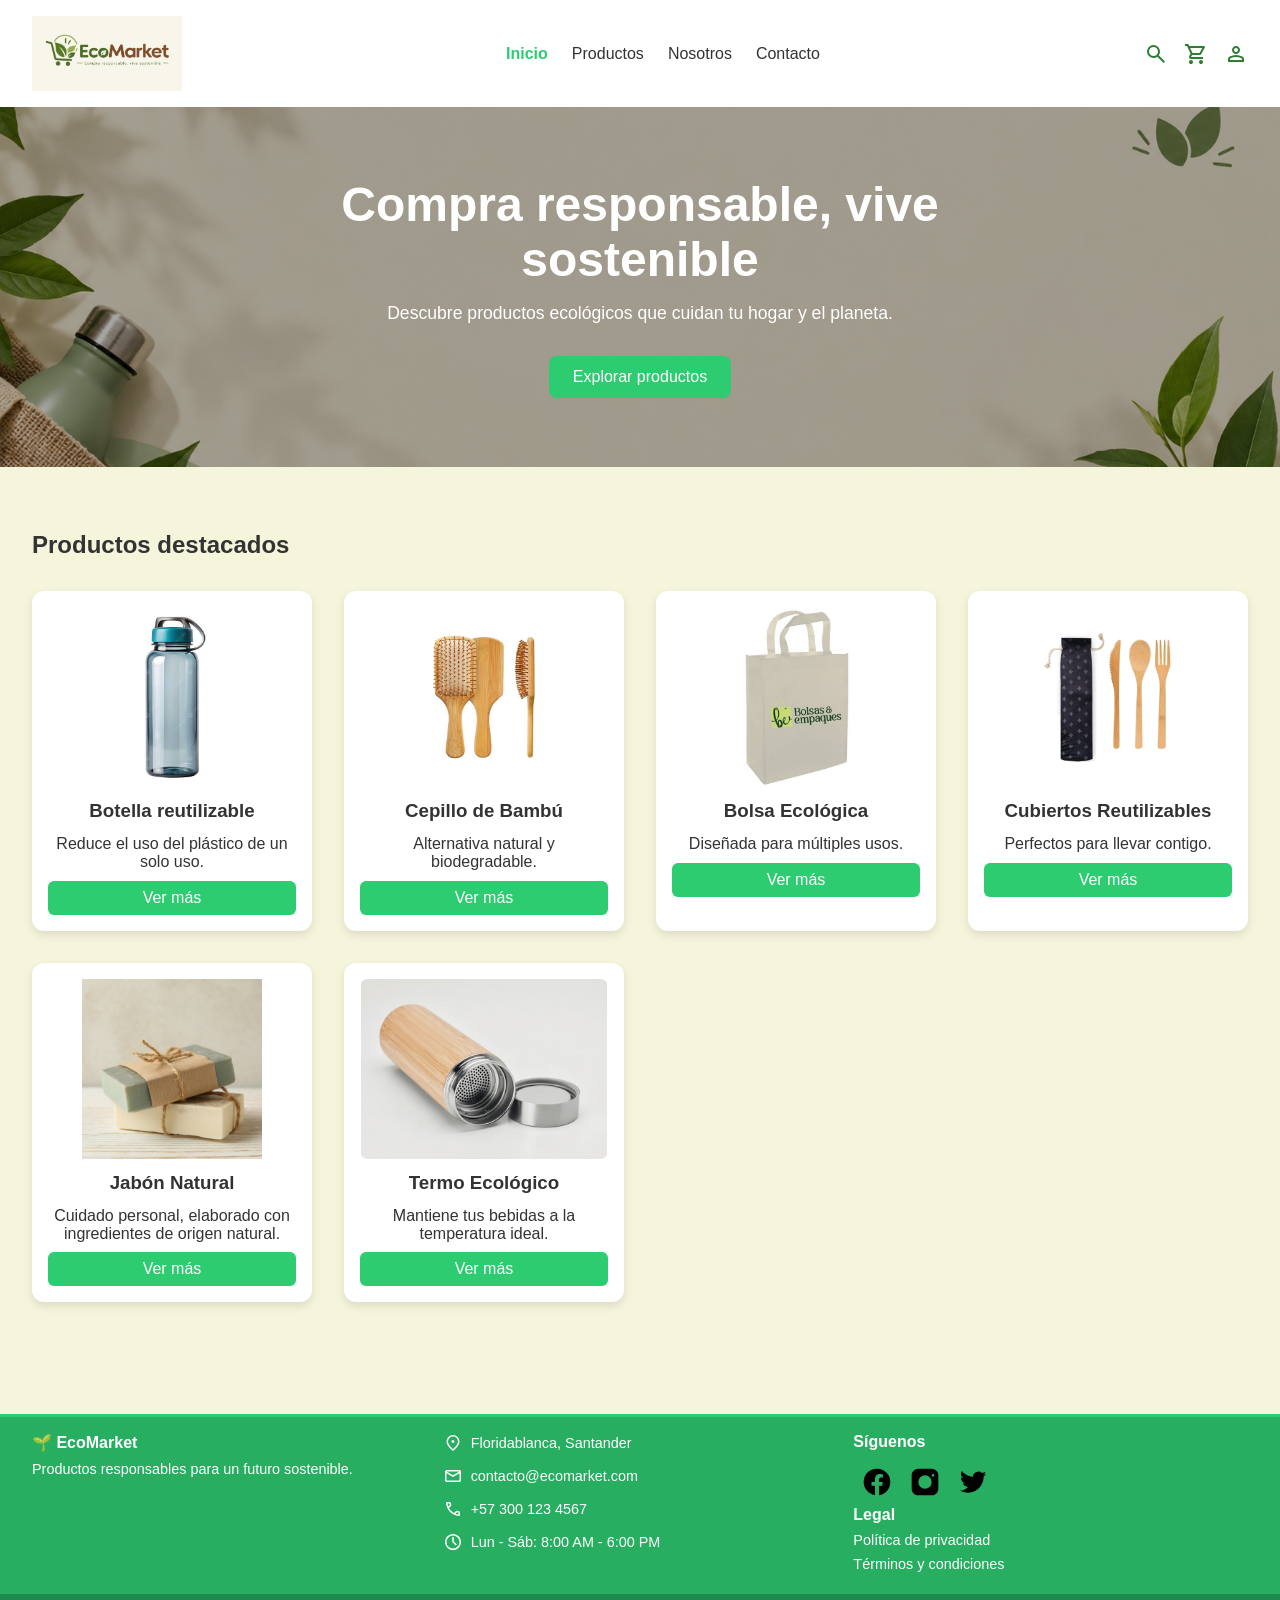
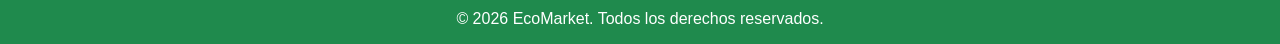
<file: index.html>
<!DOCTYPE html>
<html lang="es">

<head>
    <meta charset="UTF-8">
    <meta name="viewport" content="width=device-width, initial-scale=1.0">
    <link rel="stylesheet" href="css/main.css">
    <link rel="stylesheet" href="css/animations.css">
    <link rel="stylesheet" href="css/components.css">
    <link rel="stylesheet" href="css/layout.css">
    <link rel="icon" type="image/png" href="img/icons/logo.png">
    <title>Inicio | EcoMarket</title>
</head>

<body>
    <header class="header">
        <a href="index.html" class="logo">
            <img src="img/icons/logo.png" alt="Logo EcoMarket">
        </a>
        <nav>

            <ul class="nav-links">
                <li><a href="index.html" class="active-link">Inicio</a></li>
                <li><a href="views/productos.html">Productos</a></li>
                <li><a href="views/sobre-nosotros.html">Nosotros</a></li>
                <li><a href="views/contacto.html">Contacto</a></li>
            </ul>

        </nav>

        <div class="header-icons">

            <a href="#" class="nav-icon">
                <img src="img/icons/lupa.svg" alt="Buscar">
            </a>

            <a href="#" class="nav-icon">
                <img src="img/icons/carrito.svg" alt="Carrito">
            </a>

            <a href="#" class="nav-icon">
                <img src="img/icons/user.svg" alt="Usuario">
            </a>

        </div>
    </header>

    <section class="hero">

        <div class="hero-content">

            <h1>Compra responsable, vive sostenible</h1>
            <p>Descubre productos ecológicos que cuidan tu hogar y el planeta.</p>
            <a href="views/productos.html" class="btn">Explorar productos</a>

        </div>

    </section>

    <section class="featured-products">

        <h2>Productos destacados</h2>

        <div class="products-grid">

            <article class="product-card">

                <img src="img/products/botella_reutilizable.jpg" alt="Botella reutilizable">
                <h3>Botella reutilizable</h3>
                <p>Reduce el uso del plástico de un solo uso.</p>
                <a href="#" class="btn-card">Ver más</a>

            </article>

            <article class="product-card">

                <img src="img/products/cepillo_de_bambu.png" alt="Cepillo de Bambú">
                <h3>Cepillo de Bambú</h3>
                <p>Alternativa natural y biodegradable.</p>
                <a href="#" class="btn-card">Ver más</a>

            </article>

            <article class="product-card">
                <img src="img/products/bolsa_ecologica.jpg" alt="Bolsa ecológica">
                <h3>Bolsa Ecológica</h3>
                <p>Diseñada para múltiples usos.</p>
                <a href="#" class="btn-card">Ver más</a>
            </article>

            <article class="product-card">
                <img src="img/products/set_de_cubiertos.png" alt="Set de cubiertos">
                <h3>Cubiertos Reutilizables</h3>
                <p>Perfectos para llevar contigo.</p>
                <a href="#" class="btn-card">Ver más</a>
            </article>

            <article class="product-card">
                <img src="img/products/jabon_natural.png" alt="Jabón natural">
                <h3>Jabón Natural</h3>
                <p>Cuidado personal, elaborado con ingredientes de origen natural.</p>
                <a href="#" class="btn-card">Ver más</a>
            </article>

            <article class="product-card">
                <img src="img/products/termo_ecologico.png" alt="Termo ecológico">
                <h3>Termo Ecológico</h3>
                <p>Mantiene tus bebidas a la temperatura ideal.</p>
                <a href="#" class="btn-card">Ver más</a>
            </article>

        </div>

    </section>

    <footer class="footer">

        <div>
            <h3>🌱 EcoMarket</h3>
            <p>Productos responsables para un futuro sostenible.</p>
        </div>

        <div class="footer-info">
            <p>
                <img src="img/icons/location.svg" alt="Ubicación">
                Floridablanca, Santander
            </p>

            <p>
                <img src="img/icons/email.svg" alt="Correo">
                contacto@ecomarket.com
            </p>

            <p>
                <img src="img/icons/call.svg" alt="Teléfono">
                +57 300 123 4567
            </p>

            <p>
                <img src="img/icons/horario.svg" alt="Horario">
                Lun - Sáb: 8:00 AM - 6:00 PM
            </p>
        </div>

        <div>
            <h3>Síguenos</h3>
            <div class="social-links">
                <a href="#" aria-label="Facebook">
                    <img src="img/icons/footerfacebook.svg" alt="Facebook">
                </a>

                <a href="#" aria-label="Instagram">
                    <img src="img/icons/footerinstagram.svg" alt="Instagram">
                </a>

                <a href="#" aria-label="Twitter">
                    <img src="img/icons/x.svg" alt="Twitter">
                </a>
            </div>

            <div>
                <h3>Legal</h3>
                <p><a href="views/contacto.html#legal">Política de privacidad</a></p>
                <p><a href="views/contacto.html#terminos">Términos y condiciones</a></p>
            </div>
        </div>
        
    </footer>

    <div class="footer-copy">
        <p>© 2026 EcoMarket. Todos los derechos reservados.</p>
    </div>

</body>

</html>
</file>
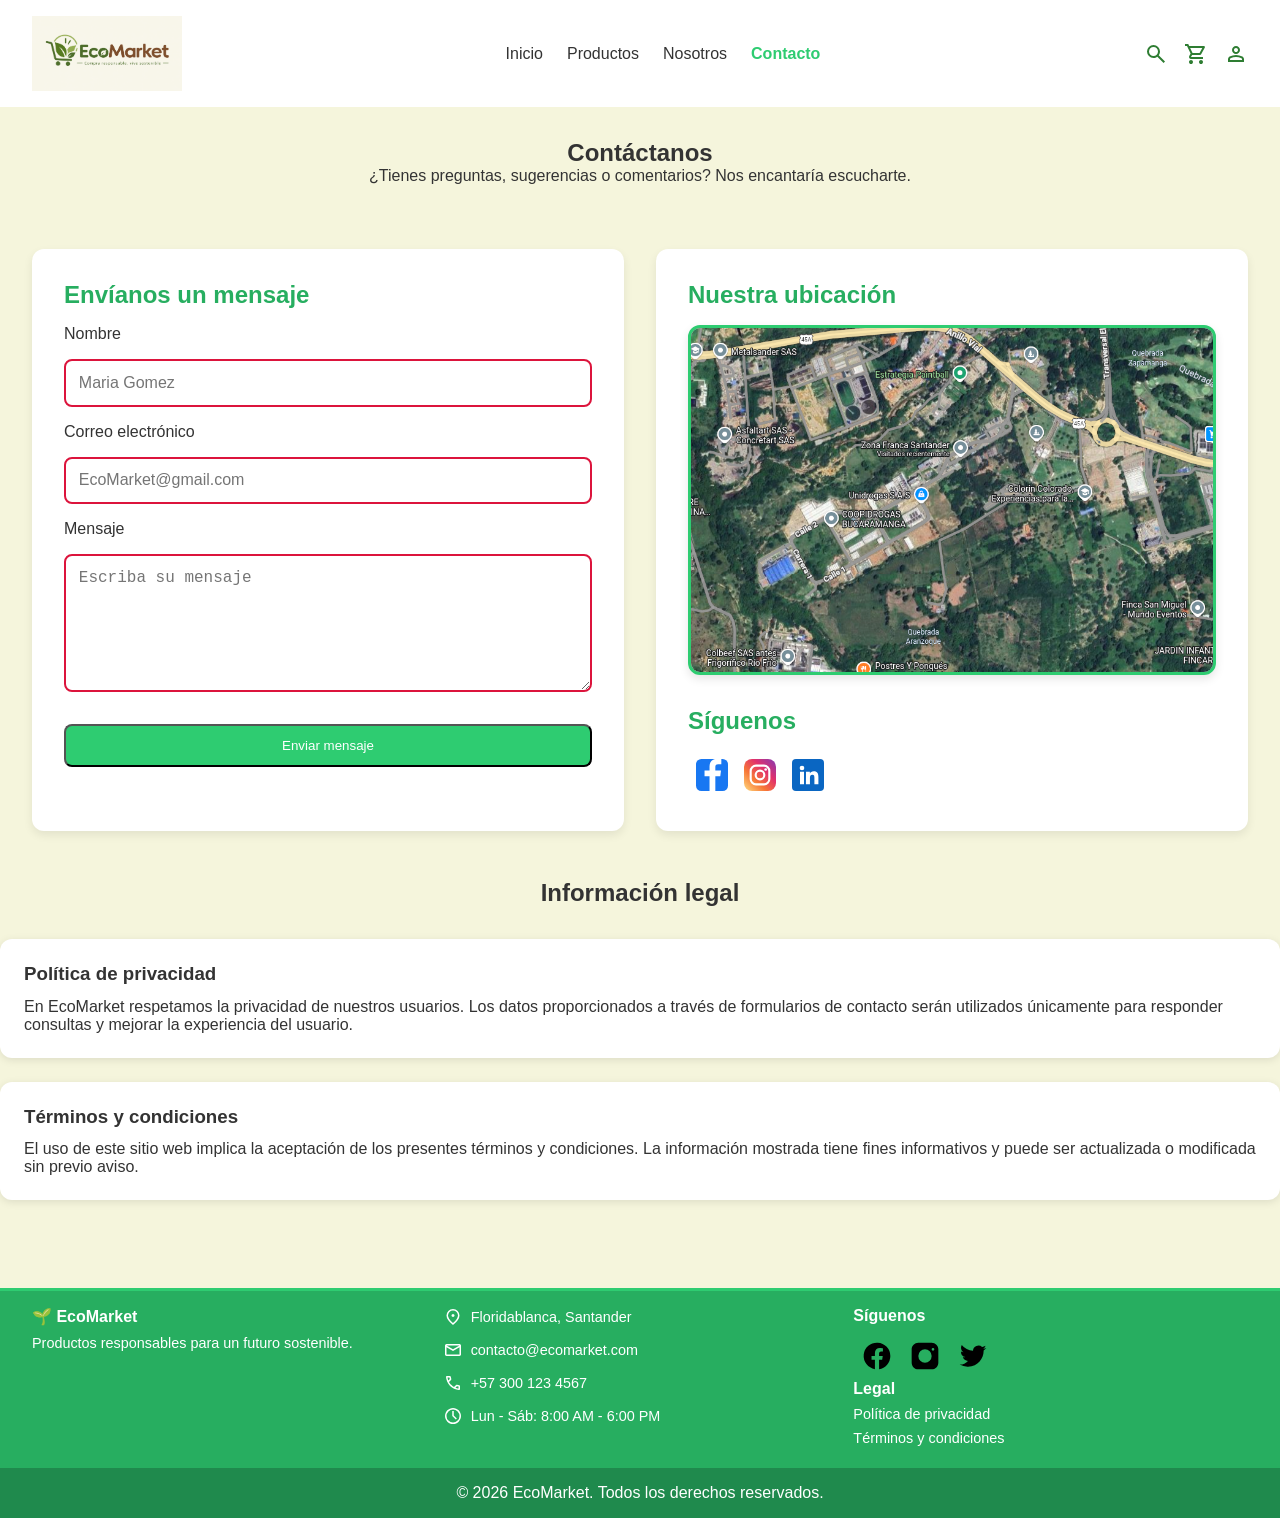
<file: views/contacto.html>
<!DOCTYPE html>
<html lang="es">

<head>
    <meta charset="UTF-8">
    <meta name="viewport" content="width=device-width, initial-scale=1.0">

    <link rel="stylesheet" href="../css/main.css">
    <link rel="stylesheet" href="../css/layout.css">
    <link rel="stylesheet" href="../css/components.css">
    <link rel="stylesheet" href="../css/animations.css">

    <link rel="icon" type="image/png" href="../img/icons/logo.png">

    <title>Contacto | EcoMarket</title>
</head>

<body>
    <header class="header">
        <a href="../index.html" class="logo">
            <img src="../img/icons/logo.png" alt="Logo EcoMarket">
        </a>

        <nav>
            <ul class="nav-links">
                <li><a href="../index.html">Inicio</a></li>
                <li><a href="productos.html">Productos</a></li>
                <li><a href="sobre-nosotros.html">Nosotros</a></li>
                <li><a href="contacto.html" class="active-link">Contacto</a></li>
            </ul>
        </nav>

        <div class="header-icons">

            <a href="#" class="nav-icon">
                <img src="../img/icons/lupa.svg" alt="Buscar">
            </a>

            <a href="#" class="nav-icon">
                <img src="../img/icons/carrito.svg" alt="Carrito">
            </a>

            <a href="#" class="nav-icon">
                <img src="../img/icons/user.svg" alt="Usuario">
            </a>

        </div>
    </header>

    <main>
        <section class="page-header">
            <h1>Contáctanos</h1>
            <p>
                ¿Tienes preguntas, sugerencias o comentarios?
                Nos encantaría escucharte.
            </p>
        </section>

        <section class="contact-container">

            <div class="contact-form">

                <h2>Envíanos un mensaje</h2>

                <form>

                    <label for="nombre">Nombre</label>
                    <input type="text" id="nombre" name="nombre" required placeholder="Maria Gomez">

                    <label for="email">Correo electrónico</label>
                    <input type="email" id="email" name="email" required placeholder="EcoMarket@gmail.com">

                    <label for="mensaje">Mensaje</label>
                    <textarea id="mensaje" name="mensaje" rows="6" required placeholder="Escriba su mensaje"></textarea>

                    <button type="submit" class="btn">Enviar mensaje</button>

                </form>

            </div>

            <div class="contact-info">

                <h2>Nuestra ubicación</h2>


                <img src="../img/hero/map.png" alt="Ubicación de EcoMarket en Floridablanca" class="map-image">

                <h2>Síguenos</h2>

                <div class="social-links">

                    <a href="#">
                        <img src="../img/icons/facebook.svg" alt="Facebook">
                    </a>

                    <a href="#">
                        <img src="../img/icons/instagram.svg" alt="Instagram">
                    </a>

                    <a href="#">
                        <img src="../img/icons/linkedin.svg" alt="LinkedIn">
                    </a>

                </div>

            </div>

        </section>

        <section id="legal" class="legal-section">
            <h2>Información legal</h2>

            <article class="legal-card">
                <h3>Política de privacidad</h3>
                <p>
                    En EcoMarket respetamos la privacidad de nuestros usuarios.
                    Los datos proporcionados a través de formularios de contacto
                    serán utilizados únicamente para responder consultas y mejorar
                    la experiencia del usuario.
                </p>
            </article>

            <article id="terminos" class="legal-card">
                <h3>Términos y condiciones</h3>
                <p>
                    El uso de este sitio web implica la aceptación de los presentes
                    términos y condiciones. La información mostrada tiene fines
                    informativos y puede ser actualizada o modificada sin previo aviso.
                </p>
            </article>
        </section>
    </main>

    <footer class="footer">

        <div>
            <h3>🌱 EcoMarket</h3>
            <p>Productos responsables para un futuro sostenible.</p>
        </div>

        <div class="footer-info">
            <p>
                <img src="../img/icons/location.svg" alt="Ubicación">
                Floridablanca, Santander
            </p>

            <p>
                <img src="../img/icons/email.svg" alt="Correo">
                contacto@ecomarket.com
            </p>

            <p>
                <img src="../img/icons/call.svg" alt="Teléfono">
                +57 300 123 4567
            </p>

            <p>
                <img src="../img/icons/horario.svg" alt="Horario">
                Lun - Sáb: 8:00 AM - 6:00 PM
            </p>
        </div>

        <div>
            <h3>Síguenos</h3>
            <div class="social-links">
                <a href="#" aria-label="Facebook">
                    <img src="../img/icons/footerfacebook.svg" alt="Facebook">
                </a>

                <a href="#" aria-label="Instagram">
                    <img src="../img/icons/footerinstagram.svg" alt="Instagram">
                </a>

                <a href="#" aria-label="Twitter">
                    <img src="../img/icons/x.svg" alt="Twitter">
                </a>
            </div>

            <div>
                <h3>Legal</h3>
                <p><a href="../views/contacto.html#legal">Política de privacidad</a></p>
                <p><a href="../views/contacto.html#terminos">Términos y condiciones</a></p>
            </div>
        </div>
    </footer>

    <div class="footer-copy">
        <p>© 2026 EcoMarket. Todos los derechos reservados.</p>
    </div>

</body>

</html>
</file>
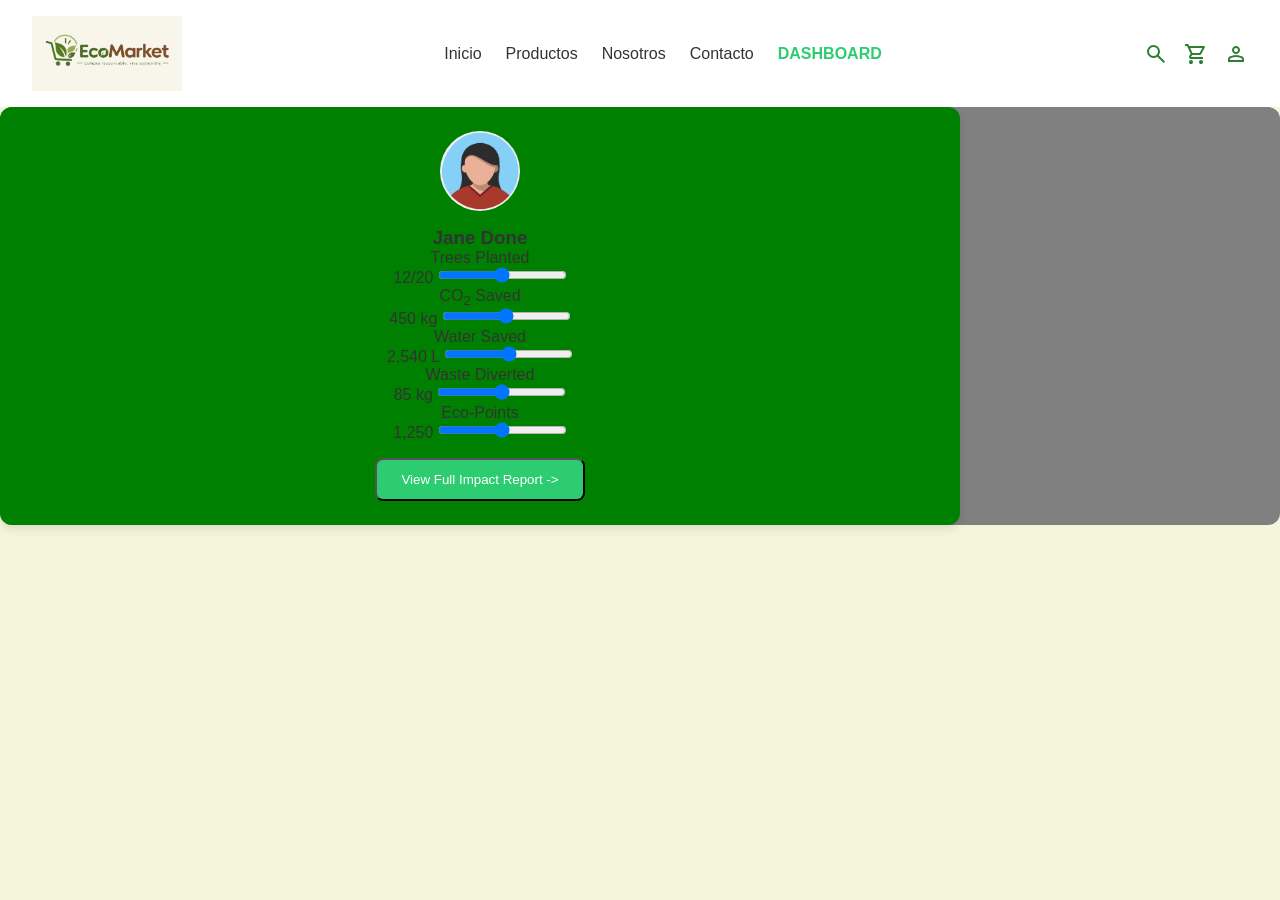
<file: views/dashboard.html>
<!DOCTYPE html>
<html lang="en">

<head>
    <meta charset="UTF-8">
    <meta name="viewport" content="width=device-width, initial-scale=1.0">
    <link rel="stylesheet" href="../css/main.css">
    <link rel="stylesheet" href="../css/layout.css">
    <link rel="stylesheet" href="../css/components.css">
    <link rel="stylesheet" href="../css/animations.css">
    <link rel="icon" type="image/png" href="../img/icons/logo.png">
    <title>Dashboard | EcoMarket</title>
</head>

<body>

    <header class="header">
        <a href="..7index.html" class="logo">
            <img src="../img/icons/logo.png" alt="Logo EcoMarket">
        </a>
        <nav>

            <ul class="nav-links">
                <li><a href="../index.html">Inicio</a></li>
                <li><a href="productos.html">Productos</a></li>
                <li><a href="sobre-nosotros.html">Nosotros</a></li>
                <li><a href="contacto.html">Contacto</a></li>
                <li><a href="dashboard.html" class="active-link">DASHBOARD</a></li>
            </ul>

        </nav>

        <div class="header-icons">

            <a href="#" class="nav-icon">
                <img src="../img/icons/lupa.svg" alt="Buscar">
            </a>

            <a href="#" class="nav-icon">
                <img src="../img/icons/carrito.svg" alt="Carrito">
            </a>

            <a href="#" class="nav-icon">
                <img src="../img/icons/user.svg" alt="Usuario">
            </a>

        </div>
    </header>
    <main>
        <div class="box-container">

            <article class="box-card">

                <img src="../img/hero/images.png" alt="Cliente">
                <h3 class="name-card">Jane Done</h3>

                <section class="estadisticas-bar">
                    <div class="barras-container">
                        <div class="barras-bar">
                            <legend>Trees Planted</legend>
                            <label for="porcentaje">12/20</label>
                            <input class="range-control" type="range" id="barra" min="12">

                        </div>

                        <div class="barras-bar">
                            <legend>CO<sub>2</sub> Saved</legend>
                            <label for="porcentaje">450 kg</label>
                            <input class="range-control" type="range" id="barra" min="12">

                        </div>

                        <div class="barras-bar">
                            <legend>Water Saved</legend>
                            <label for="porcentaje">2,540 L</label>
                            <input class="range-control" type="range" id="barra" min="12">

                        </div>

                        <div class="barras-bar">
                            <legend>Waste Diverted</legend>
                            <label for="porcentaje">85 kg</label>
                            <input class="range-control" type="range" id="barra" min="12">

                        </div>

                        <div class="barras-bar">
                            <legend>Eco-Points</legend>
                            <label for="porcentaje">1,250</label>
                            <input class="range-control" type="range" id="barra" min="12">

                        </div>

                        <button type="submit" class="btn">View Full Impact Report -></button>

                </section>
            </article>


    </main>
</body>

</html>
</file>
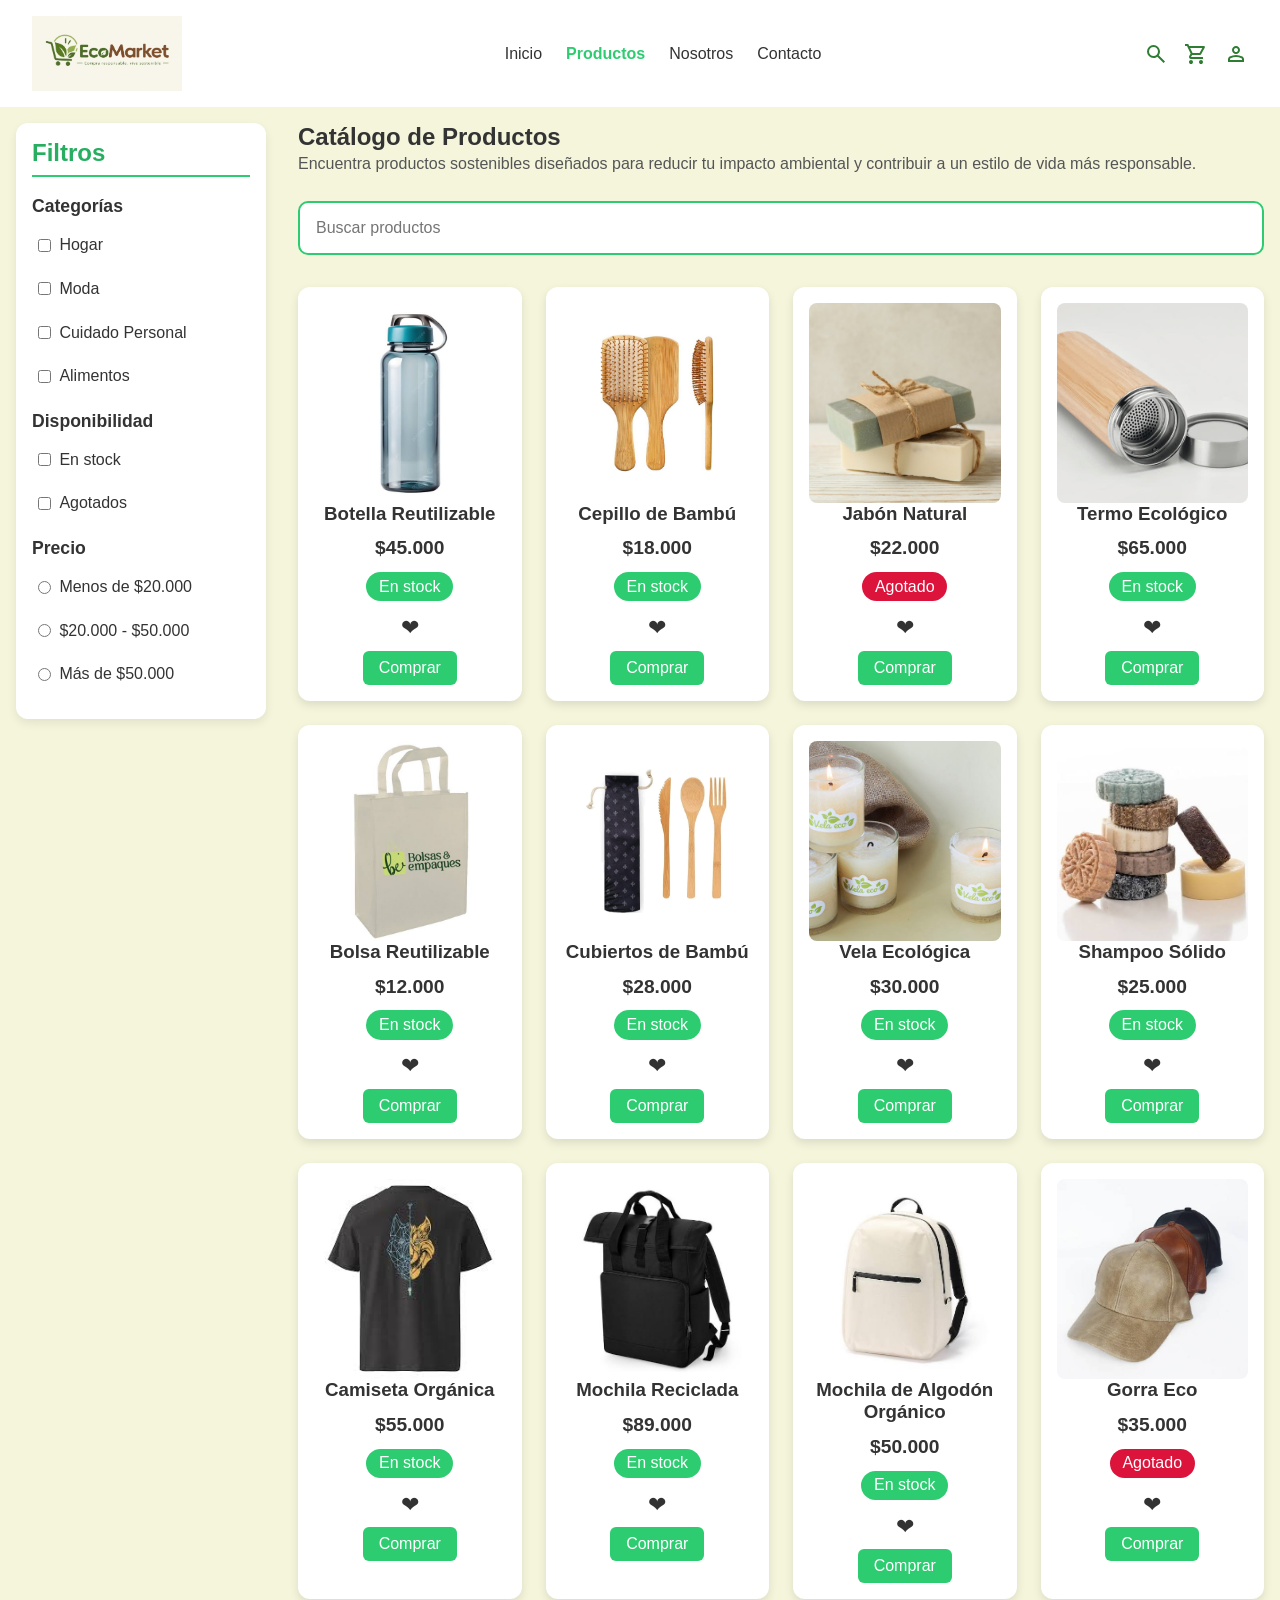
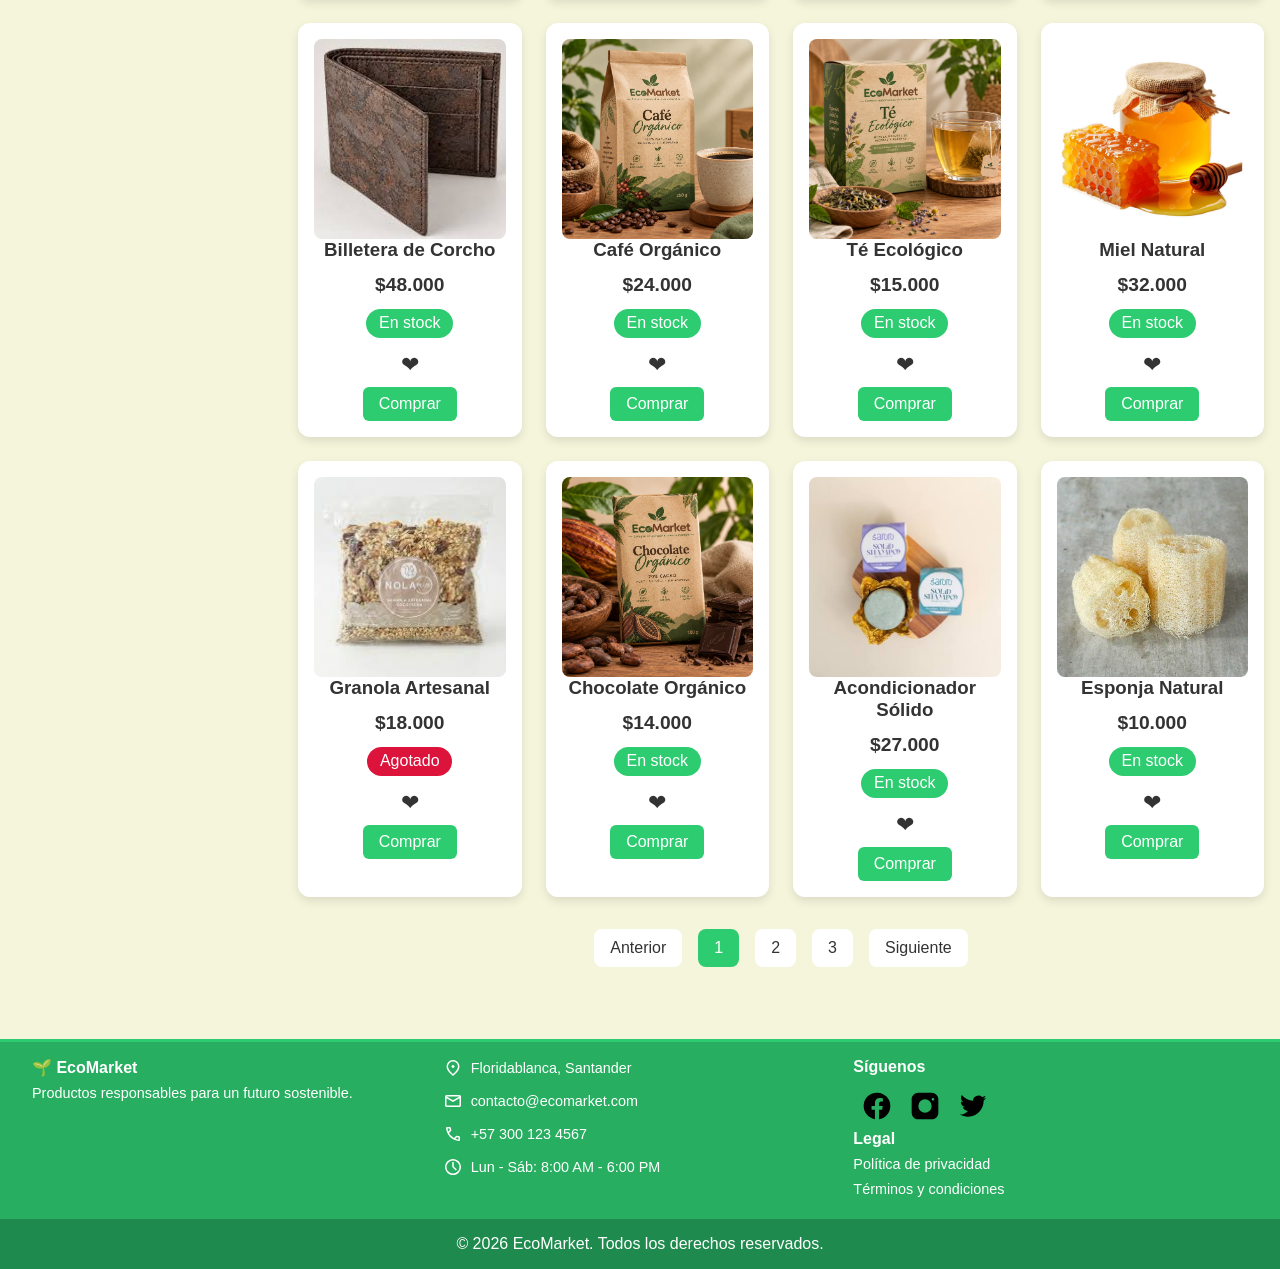
<file: views/productos.html>
<!DOCTYPE html>
<html lang="es">

<head>
    <meta charset="UTF-8">
    <meta name="viewport" content="width=device-width, initial-scale=1.0">
    <link rel="stylesheet" href="../css/main.css">
    <link rel="stylesheet" href="../css/layout.css">
    <link rel="stylesheet" href="../css/components.css">
    <link rel="stylesheet" href="../css/animations.css">
    <link rel="icon" type="image/png" href="../img/icons/logo.png">
    <title>Productos | EcoMarket</title>
</head>

<body>
    <header class="header">
        <a href="../index.html" class="logo">
            <img src="../img/icons/logo.png" alt="Logo EcoMarket">
        </a>
        <nav>

            <ul class="nav-links">
                <li><a href="../index.html">Inicio</a></li>
                <li><a href="productos.html" class="active-link">Productos</a></li>
                <li><a href="sobre-nosotros.html">Nosotros</a></li>
                <li><a href="contacto.html">Contacto</a></li>
            </ul>

        </nav>

        <div class="header-icons">

            <a href="#" class="nav-icon">
                <img src="../img/icons/lupa.svg" alt="Buscar">
            </a>

            <a href="#" class="nav-icon">
                <img src="../img/icons/carrito.svg" alt="Carrito">
            </a>

            <a href="#" class="nav-icon">
                <img src="../img/icons/user.svg" alt="Usuario">
            </a>

        </div>
    </header>

    <main class="catalog-layout">

        <aside class="sidebar">

            <h2>Filtros</h2>

            <h3>Categorías</h3>

            <label><input type="checkbox">Hogar</label>
            <label><input type="checkbox">Moda</label>
            <label><input type="checkbox">Cuidado Personal</label>
            <label><input type="checkbox">Alimentos</label>

            <h3>Disponibilidad</h3>

            <label>
                <input type="checkbox">
                En stock
            </label>

            <label>
                <input type="checkbox">
                Agotados
            </label>

            <h3>Precio</h3>

            <label>
                <input type="radio" name="precio">
                Menos de $20.000
            </label>

            <label>
                <input type="radio" name="precio">
                $20.000 - $50.000
            </label>

            <label>
                <input type="radio" name="precio">
                Más de $50.000
            </label>

        </aside>

        <section class="catalog-content">

            <h1>Catálogo de Productos</h1>

            <p class="catalog-description">
                Encuentra productos sostenibles diseñados para reducir tu impacto ambiental y contribuir a un estilo de
                vida más responsable.
            </p>

            <div class="search-bar">
                <input type="search" placeholder="Buscar productos">
            </div>

            <div class="catalog-grid">

                <article class="catalog-card">

                    <img src="../img/products/botella_reutilizable.jpg" alt="Botella reutilizable">
                    <h3>Botella Reutilizable</h3>
                    <p class="price">$45.000</p>
                    <span class="stock available">En stock</span>
                    <button class="favorite-btn">❤</button>
                    <a href="#" class="btn-card">Comprar</a>

                </article>

                <article class="catalog-card">

                    <img src="../img/products/cepillo_de_bambu.png" alt="Cepillo de Bambú">
                    <h3>Cepillo de Bambú</h3>
                    <p class="price">$18.000</p>
                    <span class="stock available">En stock</span>
                    <button class="favorite-btn">❤</button>
                    <a href="#" class="btn-card">Comprar</a>

                </article>

                <article class="catalog-card">

                    <img src="../img/products/jabon_natural.png" alt="Jabón Natural">
                    <h3>Jabón Natural</h3>
                    <p class="price">$22.000</p>
                    <span class="stock sold-out">Agotado</span>
                    <button class="favorite-btn">❤</button>
                    <a href="#" class="btn-card">Comprar</a>

                </article>

                <article class="catalog-card">

                    <img src="../img/products/termo_ecologico.png" alt="Termo Ecológico">
                    <h3>Termo Ecológico</h3>
                    <p class="price">$65.000</p>
                    <span class="stock available">En stock</span>
                    <button class="favorite-btn">❤</button>
                    <a href="#" class="btn-card">Comprar</a>

                </article>

                <article class="catalog-card">

                    <img src="../img/products/bolsa_ecologica.jpg" alt="Bolsa Reutilizable">
                    <h3>Bolsa Reutilizable</h3>
                    <p class="price">$12.000</p>
                    <span class="stock available">En stock</span>
                    <button class="favorite-btn">❤</button>
                    <a href="#" class="btn-card">Comprar</a>

                </article>

                <article class="catalog-card">

                    <img src="../img/products/set_de_cubiertos.png" alt="Cubiertos de Bambú">
                    <h3>Cubiertos de Bambú</h3>
                    <p class="price">$28.000</p>
                    <span class="stock available">En stock</span>
                    <button class="favorite-btn">❤</button>
                    <a href="#" class="btn-card">Comprar</a>

                </article>

                <article class="catalog-card">

                    <img src="../img/products/vela_ecologica.jpg" alt="Vela Ecológica">
                    <h3>Vela Ecológica</h3>
                    <p class="price">$30.000</p>
                    <span class="stock available">En stock</span>
                    <button class="favorite-btn">❤</button>
                    <a href="#" class="btn-card">Comprar</a>

                </article>

                <article class="catalog-card">

                    <img src="../img/products/shampoo_solido.jpg" alt="Shampoo Sólido">
                    <h3>Shampoo Sólido</h3>
                    <p class="price">$25.000</p>
                    <span class="stock available">En stock</span>
                    <button class="favorite-btn">❤</button>
                    <a href="#" class="btn-card">Comprar</a>

                </article>

                <article class="catalog-card">

                    <img src="../img/products/camiseta_organica.jpg" alt="Camiseta Orgánica">
                    <h3>Camiseta Orgánica</h3>
                    <p class="price">$55.000</p>
                    <span class="stock available">En stock</span>
                    <button class="favorite-btn">❤</button>
                    <a href="#" class="btn-card">Comprar</a>

                </article>

                <article class="catalog-card">

                    <img src="../img/products/mochila_reciclada.jpg" alt="Mochila Reciclada">
                    <h3>Mochila Reciclada</h3>
                    <p class="price">$89.000</p>
                    <span class="stock available">En stock</span>
                    <button class="favorite-btn">❤</button>
                    <a href="#" class="btn-card">Comprar</a>

                </article>

                <article class="catalog-card">

                    <img src="../img/products/mochila_algodon_organico.jpg" alt="Mochila de Algodón Orgánico">
                    <h3>Mochila de Algodón Orgánico</h3>
                    <p class="price">$50.000</p>
                    <span class="stock available">En stock</span>
                    <button class="favorite-btn">❤</button>
                    <a href="#" class="btn-card">Comprar</a>

                </article>

                <article class="catalog-card">

                    <img src="../img/products/gorra_eco.jpg" alt="Gorra Eco">
                    <h3>Gorra Eco</h3>
                    <p class="price">$35.000</p>
                    <span class="stock sold-out">Agotado</span>
                    <button class="favorite-btn">❤</button>
                    <a href="#" class="btn-card">Comprar</a>

                </article>

                <article class="catalog-card">

                    <img src="../img/products/billetera_de_corcho.jpg" alt="Billetera de Corcho">
                    <h3>Billetera de Corcho</h3>
                    <p class="price">$48.000</p>
                    <span class="stock available">En stock</span>
                    <button class="favorite-btn">❤</button>
                    <a href="#" class="btn-card">Comprar</a>

                </article>

                <article class="catalog-card">

                    <img src="../img/products/cafe_organico.png" alt="Café Orgánico">
                    <h3>Café Orgánico</h3>
                    <p class="price">$24.000</p>
                    <span class="stock available">En stock</span>
                    <button class="favorite-btn">❤</button>
                    <a href="#" class="btn-card">Comprar</a>

                </article>

                <article class="catalog-card">

                    <img src="../img/products/te_ecologico.png" alt="Té Ecológico">
                    <h3>Té Ecológico</h3>
                    <p class="price">$15.000</p>
                    <span class="stock available">En stock</span>
                    <button class="favorite-btn">❤</button>
                    <a href="#" class="btn-card">Comprar</a>

                </article>

                <article class="catalog-card">

                    <img src="../img/products/miel_natural.jpg" alt="Miel Natural">
                    <h3>Miel Natural</h3>
                    <p class="price">$32.000</p>
                    <span class="stock available">En stock</span>
                    <button class="favorite-btn">❤</button>
                    <a href="#" class="btn-card">Comprar</a>

                </article>

                <article class="catalog-card">

                    <img src="../img/products/granola_artesanal.jpg" alt="Granola Artesanal">
                    <h3>Granola Artesanal</h3>
                    <p class="price">$18.000</p>
                    <span class="stock sold-out">Agotado</span>
                    <button class="favorite-btn">❤</button>
                    <a href="#" class="btn-card">Comprar</a>

                </article>

                <article class="catalog-card">

                    <img src="../img/products/chocolate_organico.png" alt="Chocolate Orgánico">
                    <h3>Chocolate Orgánico</h3>
                    <p class="price">$14.000</p>
                    <span class="stock available">En stock</span>
                    <button class="favorite-btn">❤</button>
                    <a href="#" class="btn-card">Comprar</a>

                </article>

                <article class="catalog-card">

                    <img src="../img/products/acondicionador_solido.jpg" alt="Acondicionador Sólido">
                    <h3>Acondicionador Sólido</h3>
                    <p class="price">$27.000</p>
                    <span class="stock available">En stock</span>
                    <button class="favorite-btn">❤</button>
                    <a href="#" class="btn-card">Comprar</a>

                </article>

                <article class="catalog-card">

                    <img src="../img/products/esponja_natural.jpg" alt="Esponja Natural">
                    <h3>Esponja Natural</h3>
                    <p class="price">$10.000</p>
                    <span class="stock available">En stock</span>
                    <button class="favorite-btn">❤</button>
                    <a href="#" class="btn-card">Comprar</a>

                </article>

            </div>

            <div class="pagination">
                <a href="#">Anterior</a>
                <a href="#" class="active">1</a>
                <a href="#">2</a>
                <a href="#">3</a>
                <a href="#">Siguiente</a>
            </div>


        </section>

    </main>

    <footer class="footer">

        <div>
            <h3>🌱 EcoMarket</h3>
            <p>Productos responsables para un futuro sostenible.</p>
        </div>

        <div class="footer-info">
            <p>
                <img src="../img/icons/location.svg" alt="Ubicación">
                Floridablanca, Santander
            </p>

            <p>
                <img src="../img/icons/email.svg" alt="Correo">
                contacto@ecomarket.com
            </p>

            <p>
                <img src="../img/icons/call.svg" alt="Teléfono">
                +57 300 123 4567
            </p>

            <p>
                <img src="../img/icons/horario.svg" alt="Horario">
                Lun - Sáb: 8:00 AM - 6:00 PM
            </p>
        </div>

        <div>
            <h3>Síguenos</h3>
            <div class="social-links">
                <a href="#" aria-label="Facebook">
                    <img src="../img/icons/footerfacebook.svg" alt="Facebook">
                </a>

                <a href="#" aria-label="Instagram">
                    <img src="../img/icons/footerinstagram.svg" alt="Instagram">
                </a>

                <a href="#" aria-label="Twitter">
                    <img src="../img/icons/x.svg" alt="Twitter">
                </a>
            </div>

            <div>
                <h3>Legal</h3>
                <p><a href="../views/contacto.html#legal">Política de privacidad</a></p>
                <p><a href="../views/contacto.html#terminos">Términos y condiciones</a></p>
            </div>
        </div>

    </footer>

    <div class="footer-copy">
        <p>© 2026 EcoMarket. Todos los derechos reservados.</p>
    </div>

</body>

</html>
</file>
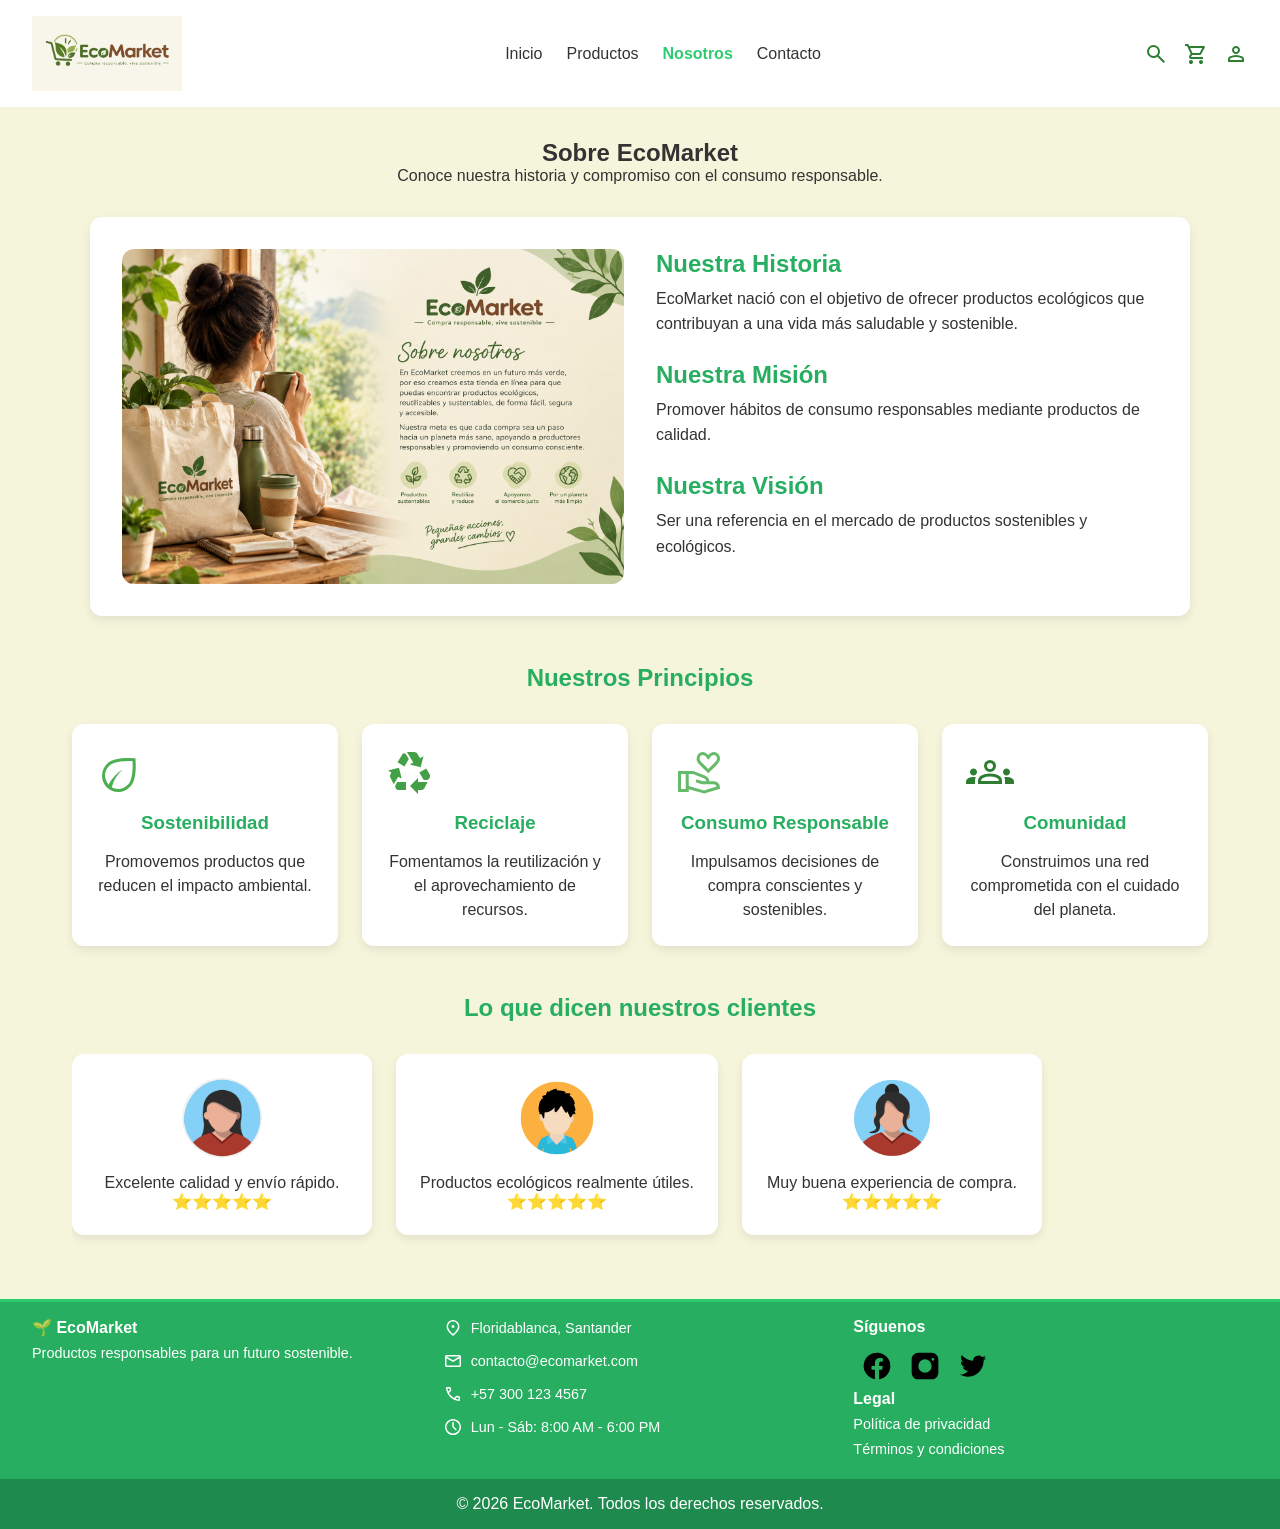
<file: views/sobre-nosotros.html>
<!DOCTYPE html>
<html lang="es">

<head>
    <meta charset="UTF-8">
    <meta name="viewport" content="width=device-width, initial-scale=1.0">

    <link rel="stylesheet" href="../css/main.css">
    <link rel="stylesheet" href="../css/layout.css">
    <link rel="stylesheet" href="../css/components.css">
    <link rel="stylesheet" href="../css/animations.css">

    <link rel="icon" type="image/png" href="../img/icons/logo.png">

    <title>Nosotros | EcoMarket</title>
</head>

<body>

    <header class="header">
        <a href="../index.html" class="logo">
            <img src="../img/icons/logo.png" alt="Logo EcoMarket">
        </a>

        <nav>
            <ul class="nav-links">
                <li><a href="../index.html">Inicio</a></li>
                <li><a href="productos.html">Productos</a></li>
                <li><a href="sobre-nosotros.html" class="active-link">Nosotros</a></li>
                <li><a href="contacto.html">Contacto</a></li>
            </ul>
        </nav>

        <div class="header-icons">

            <a href="#" class="nav-icon">
                <img src="../img/icons/lupa.svg" alt="Buscar">
            </a>

            <a href="#" class="nav-icon">
                <img src="../img/icons/carrito.svg" alt="Carrito">
            </a>

            <a href="#" class="nav-icon">
                <img src="../img/icons/user.svg" alt="Usuario">
            </a>

        </div>
    </header>

    <main>

        <section class="page-header">
            <h1>Sobre EcoMarket</h1>
            <p>Conoce nuestra historia y compromiso con el consumo responsable.</p>
        </section>

        <section class="about-card">

            <div class="about-image">
                <img src="../img/icons/about.png" alt="EcoMarket">
            </div>

            <div class="about-text">

                <h2>Nuestra Historia</h2>
                <p>
                    EcoMarket nació con el objetivo de ofrecer productos ecológicos
                    que contribuyan a una vida más saludable y sostenible.
                </p>

                <h2>Nuestra Misión</h2>
                <p>
                    Promover hábitos de consumo responsables mediante productos de calidad.
                </p>

                <h2>Nuestra Visión</h2>
                <p>
                    Ser una referencia en el mercado de productos sostenibles y ecológicos.
                </p>

            </div>

        </section>

        <section class="principles">
            <h2>Nuestros Principios</h2>
            <div class="principles-grid">
                <div class="principle-card">
                    <img src="../img/icons/hoja.svg" alt="Sostenibilidad">
                    <h3>Sostenibilidad</h3>
                    <p>Promovemos productos que reducen el impacto ambiental.</p>
                </div>

                <div class="principle-card">
                    <img src="../img/icons/reciclaje.svg" alt="Reciclaje">
                    <h3>Reciclaje</h3>
                    <p>Fomentamos la reutilización y el aprovechamiento de recursos.</p>
                </div>

                <div class="principle-card">
                    <img src="../img/icons/voluntario.svg" alt="Consumo responsable">
                    <h3>Consumo Responsable</h3>
                    <p>Impulsamos decisiones de compra conscientes y sostenibles.</p>
                </div>

                <div class="principle-card">
                    <img src="../img/icons/comunidad.svg" alt="Comunidad">
                    <h3>Comunidad</h3>
                    <p>Construimos una red comprometida con el cuidado del planeta.</p>
                </div>
            </div>
        </section>
        <section class="testimonials">

            <h2>Lo que dicen nuestros clientes</h2>

            <div class="testimonial-container">

                <article class="testimonial-card">

                    <img src="../img/hero/images.png" alt="Cliente">

                    <p>
                        Excelente calidad y envío rápido.
                    </p>

                    <span>⭐⭐⭐⭐⭐</span>

                </article>

                <article class="testimonial-card">

                    <img src="../img/hero/user3.png" alt="Cliente">

                    <p>
                        Productos ecológicos realmente útiles.
                    </p>

                    <span>⭐⭐⭐⭐⭐</span>

                </article>

                <article class="testimonial-card">

                    <img src="../img/hero/user2.png" alt="Cliente">

                    <p>
                        Muy buena experiencia de compra.
                    </p>

                    <span>⭐⭐⭐⭐⭐</span>

                </article>

            </div>

        </section>

    </main>

    <footer class="footer">

        <div>
            <h3>🌱 EcoMarket</h3>
            <p>Productos responsables para un futuro sostenible.</p>
        </div>

        <div class="footer-info">
            <p>
                <img src="../img/icons/location.svg" alt="Ubicación">
                Floridablanca, Santander
            </p>

            <p>
                <img src="../img/icons/email.svg" alt="Correo">
                contacto@ecomarket.com
            </p>

            <p>
                <img src="../img/icons/call.svg" alt="Teléfono">
                +57 300 123 4567
            </p>

            <p>
                <img src="../img/icons/horario.svg" alt="Horario">
                Lun - Sáb: 8:00 AM - 6:00 PM
            </p>
        </div>

        <div>
            <h3>Síguenos</h3>
            <div class="social-links">
                <a href="#" aria-label="Facebook">
                    <img src="../img/icons/footerfacebook.svg" alt="Facebook">
                </a>

                <a href="#" aria-label="Instagram">
                    <img src="../img/icons/footerinstagram.svg" alt="Instagram">
                </a>

                <a href="#" aria-label="Twitter">
                    <img src="../img/icons/x.svg" alt="Twitter">
                </a>
            </div>

            <div>
                <h3>Legal</h3>
                <p><a href="../views/contacto.html#legal">Política de privacidad</a></p>
                <p><a href="../views/contacto.html#terminos">Términos y condiciones</a></p>
            </div>
        </div>

    </footer>

    <div class="footer-copy">
        <p>© 2026 EcoMarket. Todos los derechos reservados.</p>
    </div>

</body>

</html>
</file>
<file: css/main.css>
* {
    margin: 0;
    padding: 0;
    box-sizing: border-box;
}

:root {
    --green-primary: #2ecc71;
    --green-secondary: #27ae60;
    --beige: #f5f5dc;
    --white: #ffffff;
    --dark: #333333;
}

body {
    font-family: Arial, Helvetica, sans-serif;
    background-color: var(--beige);
    color: var(--dark);
}

img {
    max-width: 100%;
    display: block;
}

ul {
    list-style: none;
}

a {
    text-decoration: none;
    color: inherit;
}
</file>
<file: css/animations.css>
.nav-links a{
    transition: .3s;
}

.nav-links a:hover{
    color: var(--green-primary);
}

.active-link{
    color: var(--green-primary);
    font-weight: bold;
}

.footer a{
    transition: .3s;
}

.footer a:hover{
    color: var(--beige);
}

.product-card{
    transition:.3s;
}

.product-card:hover{
    transform:translateY(-10px);
    box-shadow:0 12px 20px rgba(0,0,0,.2);
}

.catalog-card{
    transition:.3s;
}

.catalog-card:hover{
    transform:translateY(-10px);
}

.pagination a{
    transition:.3s;
}

.favorite-btn:active{
    color: red;
}

.sidebar label{
    transition: .3s;
}

.sidebar label:hover{
    background-color: rgba(46, 204, 113, .1);
    color: var(--green-secondary);
    padding-left: .8rem;
}

.testimonial-card{
    transition:.3s;
}

.testimonial-card:hover{
    transform:translateY(-10px);
    box-shadow:0 12px 20px rgba(0,0,0,.15);
}

.testimonial-container{
    display:flex;
    gap:1.5rem;
    overflow-x:auto;
    scroll-snap-type:x mandatory;
    padding-bottom:1rem;
}

.testimonial-card{
    min-width:300px;
    scroll-snap-align:center;
}

.social-links img{
    transition:.3s;
}

.social-links img:hover{
    transform:scale(1.15);
}
</file>
<file: css/components.css>
.hero-content h1{
    font-size: 3rem;
    margin-bottom: 1rem;
}

.hero-content p{
    font-size: 1.1rem;
    margin-bottom: 1rem;
}

.btn{
    display:inline-block;
    margin-top:1rem;
    padding:12px 24px;
    background-color: var(--green-primary);
    color:white;
    border-radius:8px;
}

.btn-card{
    display:inline-block;
    margin-top:.6rem;
    padding:.5rem 1rem;
    background-color:var(--green-primary);
    color:white;
    border-radius:6px;
}

.header-icons{
    display: flex;
    align-items: center;
    gap: 1rem;
}

.header-icons img{
    width: 24px;
    height: 24px;
}

/* PRODUCTOS */

.product-card{
    display:flex;
    flex-direction:column;
    background-color:var(--white);
    border-radius:12px;
    padding:1rem;
    text-align:center;
    box-shadow:0 4px 10px rgba(0,0,0,.1);
}

.product-card img{
    width:100%;
    height:180px;
    object-fit:contain;
    border-radius:8px;
}

.product-card h3{
    min-height:48px;
    display:flex;
    align-items:center;
    justify-content:center;
}

.buy-btn{
    margin-top:auto;
}
/* SIDEBAR */

.sidebar{
    background-color: var(--white);
    padding: 1rem;
    border-radius: 12px;
    align-self: start;
    box-shadow: 0 4px 10px rgba(0,0,0,.08);
}

.sidebar h2{
    color: var(--green-secondary);
    border-bottom: 2px solid var(--green-primary);
    padding-bottom: .5rem;
    margin-bottom: 1rem;
}

.sidebar h3{
    margin-top: 1.2rem;
    margin-bottom: .8rem;
    color: var(--dark);
    font-size: 1.1rem;
}

.sidebar label{
    display: flex;
    align-items: center;
    gap: .5rem;
    margin-bottom: .8rem;
    cursor: pointer;
    padding: .4rem;
    border-radius: 8px;
}

.search-bar input{
    width: 100%;
    padding: 1rem;
    border: 2px solid var(--green-primary);
    border-radius: 10px;
    font-size: 1rem;
}

.sidebar input[type="checkbox"], .sidebar input[type="radio"]{
    accent-color: var(--green-primary);
}
/* CATÁLOGO */

.catalog-card{
    background-color: var(--white);
    border-radius: 12px;
    padding: 1rem;
    text-align: center;
    box-shadow: 0 4px 10px rgba(0,0,0,.1);
}

.catalog-card img{
    width: 100%;
    height:200px;
    object-fit: cover;
    border-radius: 8px;
}

.catalog-content{
    margin-bottom: .5rem;
    min-width:0;
}

.catalog-description{
    margin-bottom: 1.5rem;
    color: #555;
    line-height: 1.6;
} 

.price{
    font-size: 1.2rem;
    font-weight: bold;
    margin: .8rem 0;
}

.stock{
    display: inline-block;
    padding: .35rem .8rem;
    border-radius: 20px;
    color: white;
    margin-bottom: .8rem;
}

.available{
    background-color: var(--green-primary);
}

.sold-out{
    background-color: crimson;
}

.favorite-btn{
    display: block;
    margin: auto;
    border: none;
    background: none;
    cursor: pointer;
    font-size: 1.4rem;
    color: var(--dark)
}

/* PAGINACION */

.pagination{
    display:flex;
    justify-content:center;
    flex-wrap:wrap;
    gap:1rem;
    margin-top:2rem;
}

.pagination a{
    padding:.6rem 1rem;
    background-color:var(--white);
    border-radius:8px;
}

.pagination .active{
    background-color:var(--green-primary);
    color:white;
}

.pagination a:hover{
    background-color:var(--green-primary);
    color:white;
}

/* FOOTER */

.footer h3{
    margin-bottom: .4rem;
    font-size: 1rem;
}

.footer p{
    margin-bottom: .25rem;
    font-size: .9rem;
    line-height: 1.4;
}

.footer-copy{
    background-color: #1f8a4d;
    color: white;
    text-align: center;
    padding: 1rem;
}


.page-header{
    text-align: center;
    padding: 2rem 1rem;
}

.footer-info p{
    display:flex;
    align-items:center;
    gap:.5rem;
    margin-bottom:.8rem;
}

.footer-info img{
    width:20px;
    height:20px;
}

/* Nosotros */
.about-image img{
    width: 100%;
    border-radius: 12px;
    display: block;
}

.about-text h2{
    color: var(--green-secondary);
    margin-bottom: .5rem;
}

.about-text p{
    margin-bottom: 1.5rem;
    line-height: 1.6;
}

.principle-card{
    background-color: var(--white);
    padding:1.5rem;
    border-radius:12px;
    text-align:center;
    box-shadow:0 4px 10px rgba(0,0,0,.08);
}

.principle-card h3{
    color:var(--green-secondary);
    margin:1rem 0;
}

.principle-card p{
    line-height:1.5;
}

.testimonial-card{
  min-width:320px;
    scroll-snap-align:center;
    background-color: var(--white);
    padding:1.5rem;
    border-radius:12px;
    text-align:center;
    box-shadow:0 4px 10px rgba(0,0,0,.08);
}

.testimonial-card img{
    width:80px;
    height:80px;
    border-radius:50%;
    object-fit:cover;
    margin:0 auto 1rem;
}

.principles h2,.testimonials h2{
    text-align:center;
    color:var(--green-secondary);
    margin-bottom:2rem;
}

/* Nosotros icons */

.principle-card img{
    width:48px;
    height:48px;
    margin-bottom:1rem;
}

/* Contacto */

.contact-form,.contact-info{
    background-color:var(--white);
    padding:2rem;
    border-radius:12px;
    box-shadow:0 4px 10px rgba(0,0,0,.08);
}

.contact-form h2,.contact-info h2{
    color:var(--green-secondary);
    margin-bottom:1rem;
}

.contact-form form{
    display:flex;
    flex-direction:column;
    gap:1rem;
}

.contact-form input,.contact-form textarea{
    padding:.8rem;
    border:2px solid #ddd;
    border-radius:8px;
    font-size:1rem;
}

.map-image{
   width:100%;
   border-radius:12px;
   margin-bottom:2rem;
   box-shadow:0 4px 10px rgba(0,0,0,.1);
   border:3px solid var(--green-primary);
}

.social-links{
    display:flex;
    gap:1rem;
}

.social-links img{
    width:40px;
    height:40px;
}

.contact-form input:valid,.contact-form textarea:valid{
    border-color:var(--green-primary);
}

.contact-form input:invalid,.contact-form textarea:invalid{
    border-color:crimson;
}


.map-image{
    width:100%;
    border-radius:12px;
    margin-bottom:2rem;
}

.social-links{
    display:flex;
    align-items:center;
    gap:1rem;
    padding: 0.5rem;
}

.social-links img{
    width:32px;
    height:32px;
    transition:.3s;
}

.social-links a:hover img{
    transform:translateY(-3px);
}

.legal-section{
    padding:1rem 0;
}

.legal-section h2{
    text-align:center;
    margin-bottom:2rem;
}

.legal-card{
    background-color:var(--white);
    padding:1.5rem;
    border-radius:12px;
    margin-bottom:1.5rem;
    box-shadow:0 2px 8px rgba(0,0,0,.1);
}

.legal-card h3{
    color:var(--primary-color);
    margin-bottom:.8rem;
}

.box-container{
    background-color: gray;
    width: 100%;
    border-radius: 12px;
}


.box-card{
    width: 75%;
    background-color: green;
    padding:1.5rem;
    border-radius:12px;
    text-align:center;
    box-shadow: 0 4px 10px rgba(0,0,0,.1);
    columns: unset;
}

.box-card img{
    width:80px;
    height:80px;
    border-radius:50%;
    margin:0 auto 1rem;
}

.range-control{
    color: black;
}
</file>
<file: css/layout.css>
.header {
    display: flex;
    justify-content: space-between;
    align-items: center;
    padding: 1rem 2rem;
    background-color: var(--white);
}

.logo {
    display: flex;
    align-items: center;
    gap: .5rem;
}

.logo img {
    width: 150px;
    height: auto;
}

.nav-links {
    display: flex;
    gap: 1.5rem;
}

.hero {
    min-height: 40vh;
    display: flex;
    justify-content: center;
    align-items: center;
    text-align: center;
    color: var(--white);
    background-image:
        linear-gradient(rgba(0, 0, 0, 0.35),
            rgba(0, 0, 0, 0.35)),
        url("../img/hero/fondo.png");
    background-size: cover;
    background-position: center;
    background-repeat: no-repeat;
    padding: 2rem;
}

.hero-content {
    max-width: 700px;
}

.featured-products {
    padding: 4rem 2rem;
}

.products-grid {
    margin-top: 2rem;
    display: grid;
    grid-template-columns: repeat(auto-fit, minmax(250px, 1fr));
    gap: 2rem;
}

/* CATÁLOGO */

.catalog-layout {
    display: grid;
    grid-template-columns: 1fr;
    gap: 2rem;
    padding: 1rem;
}

.sidebar {
    position: static;
    top: 1rem;
}

.catalog-grid {
    display: grid;
    grid-template-columns: 1fr;
    gap: 1.5rem;
}

.search-bar {
    margin-bottom: 2rem;
}

/* FOOTER */

.footer {
    background-color: var(--green-secondary);
    color: var(--white);
    border-top: 3px solid var(--green-primary);
    padding: 1rem 2rem;
    display: flex;
    justify-content: space-between;
    flex-wrap: wrap;
    gap: 1rem;
    margin-top: 3rem;
}

.footer div {
    flex: 1;
    min-width: 110px;
}

/* NOSOTROS */
.about-card {
    max-width: 1100px;
    margin: 0 auto 3rem;
    padding: 2rem;
    background-color: white;
    border-radius: 12px;
    display: flex;
    align-items: center;
    gap: 2rem;
    box-shadow: 0 4px 10px rgba(0, 0, 0, .08);
}

.about-image,
.about-text {
    flex: 1;
}

.principles-grid {
    display: grid;
    grid-template-columns: repeat(auto-fit, minmax(220px, 1fr));
    gap: 1.5rem;
}

.principles,
.testimonials {
    max-width: 1200px;
    margin: 0 auto 3rem;
    padding: 0 2rem;
}

/* CONTACTO */

.contact-container {
    display: grid;
    grid-template-columns: 1fr;
    gap: 2rem;
    padding: 2rem;
}



/* MOBILE FIRST */

/* Móvil */
.catalog-grid {
    display: grid;
    grid-template-columns: 1fr;
    gap: 1.5rem;
}

/* Tablet */
@media (min-width:576px) {

    .catalog-grid {
        grid-template-columns: repeat(2, 1fr);
    }

}

/* Desktop */
@media (min-width:992px) {

    .catalog-grid {
        grid-template-columns: repeat(4, 1fr);
    }
    
    .catalog-layout{
        grid-template-columns:250px 1fr;
    }
    
    .sidebar{
        position: sticky;
        top: 1rem;
    }

}

@media (max-width: 768px) {

    .about-card {
        flex-direction: column;
    }

    .header {
        flex-direction: column;
        gap: 1rem;
        padding: 1rem;
    }

    .nav-links {
        justify-content: center;
        flex-wrap: wrap;
        gap: .8rem;
    }

    .nav-links a {
        font-size: .9rem;
    }

    .logo img {
        width: 120px;
    }

    .contact-form input,
    .contact-form textarea {
        width: 100%;
    }

    .footer {
        flex-direction: column;
        text-align: left;
    }

    .footer div {
        width: 100%;
    }
    body{
    overflow-x:hidden;
}

}

@media (min-width:768px) {

    .contact-container {
        grid-template-columns: 1fr 1fr;
    }

}

@media (max-width: 575px) {
    .catalog-layout {
        grid-template-columns: minmax(0, 1fr);
        padding: 0.75rem;
        gap: 1rem;
    }

    .sidebar {
        position: static;
        width: 100%;
        min-width: 0;
        box-sizing: border-box;
    }

    .catalog-content {
        min-width: 0;
    }

    .catalog-grid {
        grid-template-columns: minmax(0, 1fr);
    }
}
</file>
